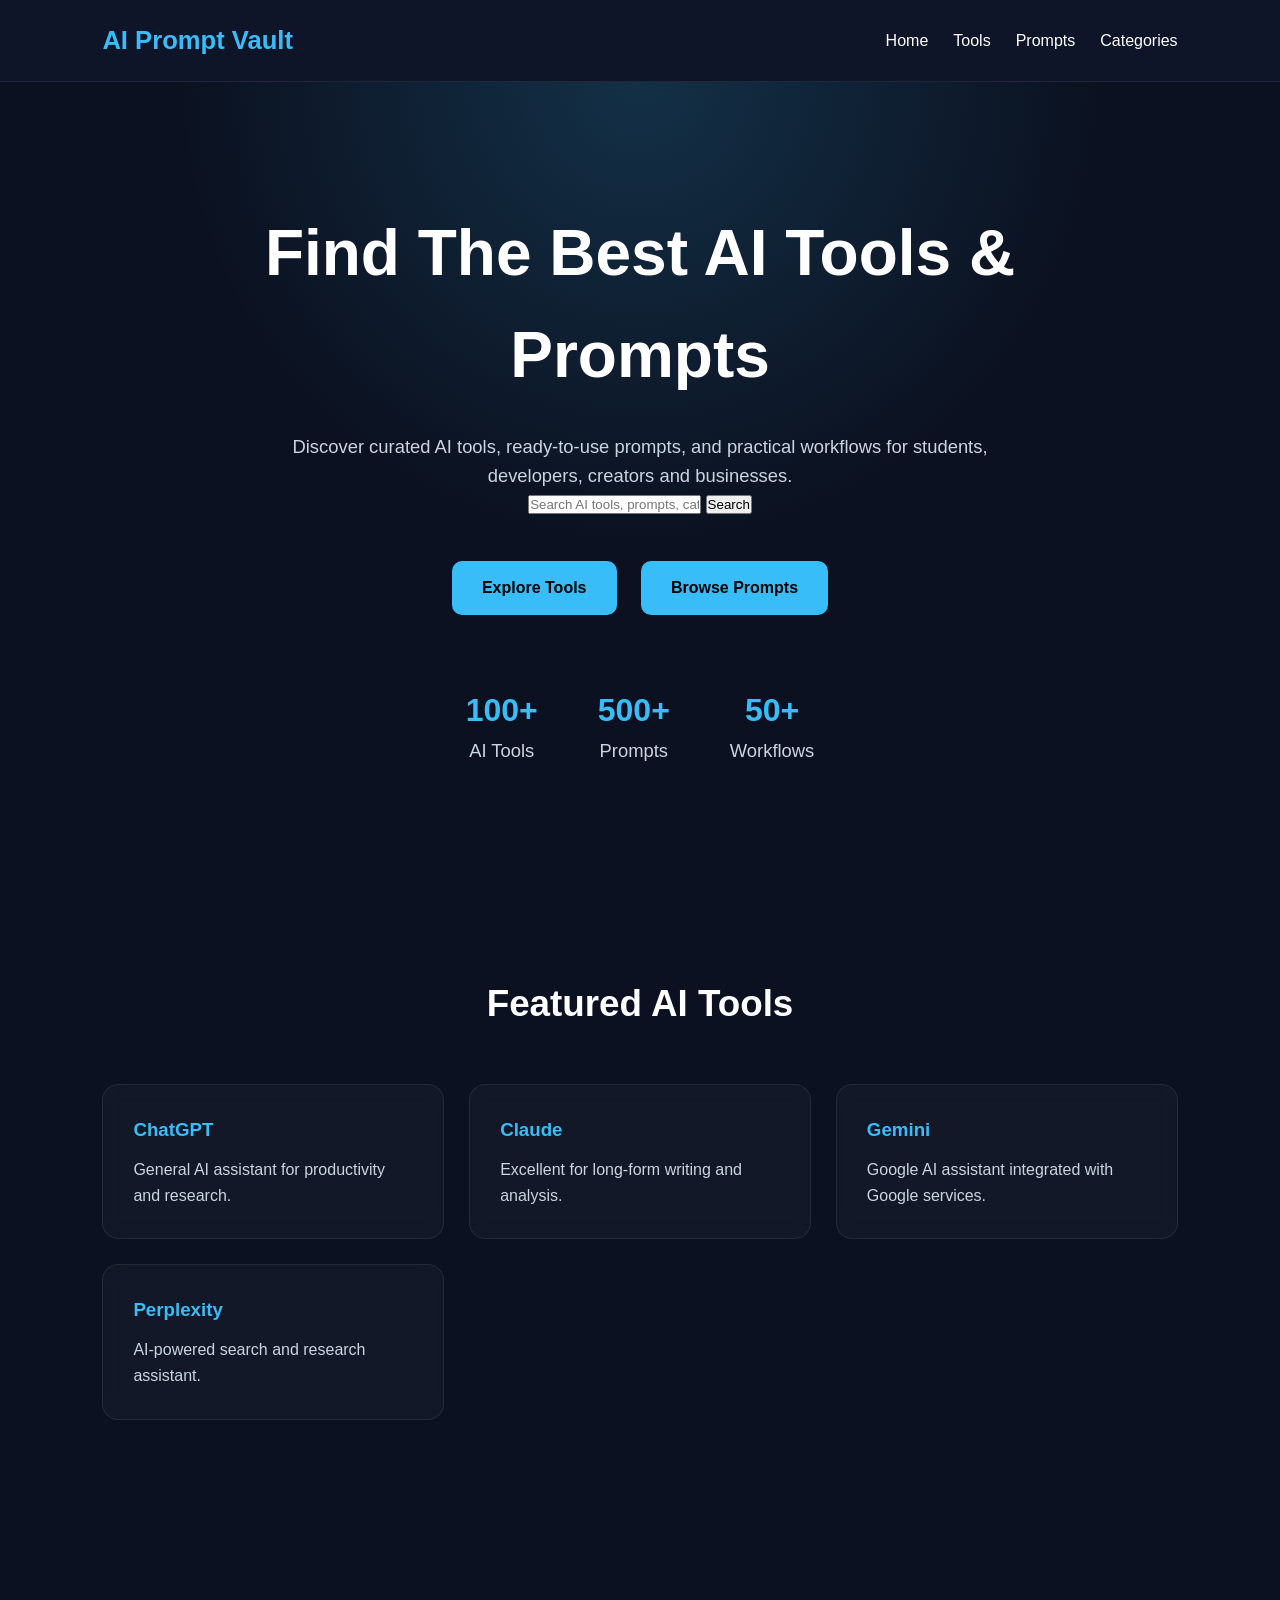
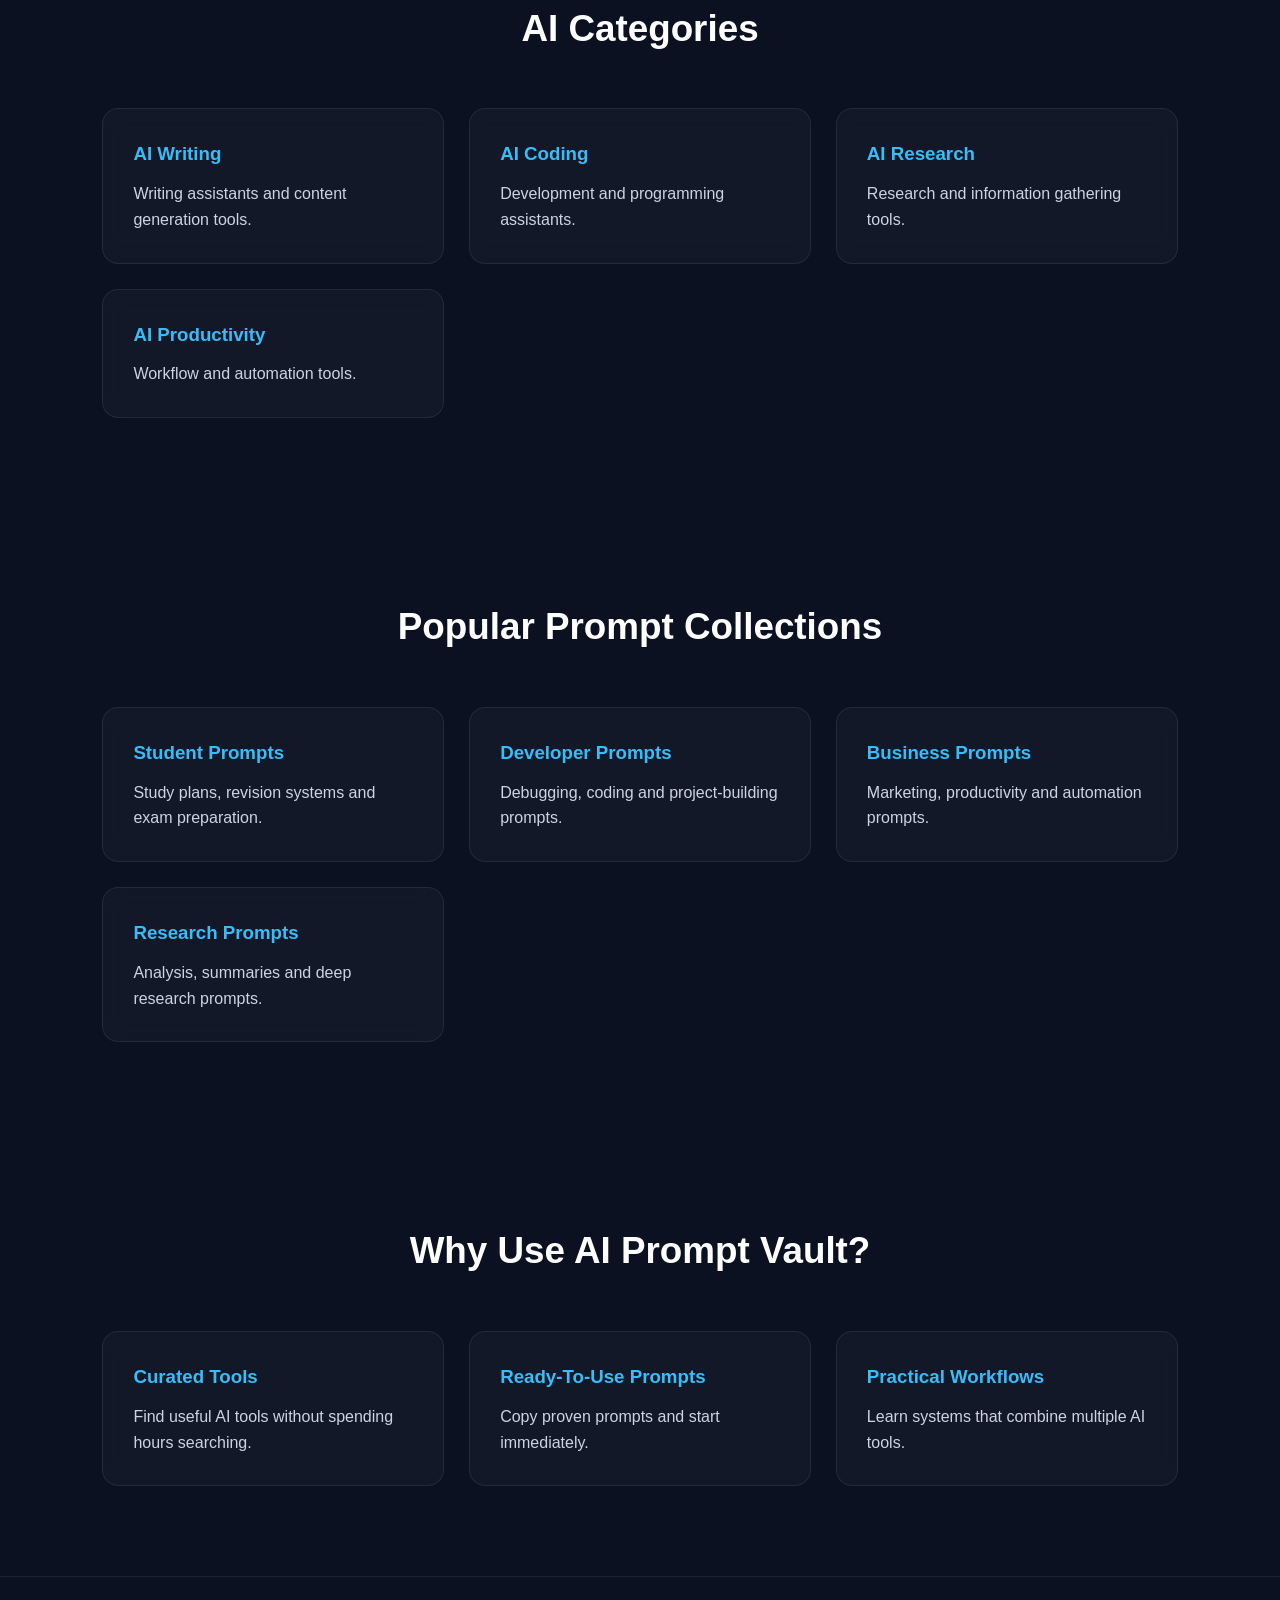
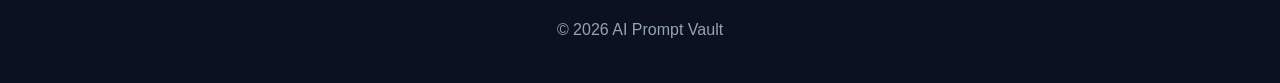
<file: index.html>
<!DOCTYPE html>
<html lang="en">

<head>
    <meta charset="UTF-8">
    <meta name="viewport" content="width=device-width, initial-scale=1.0">

    <title>AI Prompt Vault | AI Tools & Prompts</title>

    <meta name="description"
        content="Discover the best AI tools, prompt collections, workflows and resources in one place.">

    <link rel="stylesheet" href="css/style.css">
</head>

<body>

    <!-- Navigation -->

    <nav>

        <div class="logo">
            AI Prompt Vault
        </div>

<ul>
    <li><a href="index.html">Home</a></li>
    <li><a href="tools.html">Tools</a></li>
    <li><a href="prompts.html">Prompts</a></li>
    <li><a href="categories.html">Categories</a></li>
</ul>

    </nav>

    <!-- Hero -->

    <section class="hero">

        <h1>
            Find The Best AI Tools & Prompts
        </h1>

        <p>
            Discover curated AI tools, ready-to-use prompts,
            and practical workflows for students, developers,
            creators and businesses.
        </p>

<div class="search-container">

    <input
        type="text"
        class="search-input"
        placeholder="Search AI tools, prompts, categories..."
    >

    <button class="search-btn">
        Search
    </button>

</div>

<div class="hero-buttons">

    <a href="#" class="btn">
        Explore Tools
    </a>

    <a href="#" class="btn">
        Browse Prompts
    </a>

</div>

        <div class="stats">

            <div>
                <h3>100+</h3>
                <p>AI Tools</p>
            </div>

            <div>
                <h3>500+</h3>
                <p>Prompts</p>
            </div>

            <div>
                <h3>50+</h3>
                <p>Workflows</p>
            </div>

        </div>

    </section>

    <!-- Featured Tools -->

    <section>

        <h2>Featured AI Tools</h2>

        <div class="card-container">

            <div class="card">
                <h3>ChatGPT</h3>
                <p>General AI assistant for productivity and research.</p>
            </div>

            <div class="card">
                <h3>Claude</h3>
                <p>Excellent for long-form writing and analysis.</p>
            </div>

            <div class="card">
                <h3>Gemini</h3>
                <p>Google AI assistant integrated with Google services.</p>
            </div>

            <div class="card">
                <h3>Perplexity</h3>
                <p>AI-powered search and research assistant.</p>
            </div>

        </div>

    </section>

    <!-- Categories -->

    <section>

        <h2>AI Categories</h2>

        <div class="card-container">

            <div class="card">
                <h3>AI Writing</h3>
                <p>Writing assistants and content generation tools.</p>
            </div>

            <div class="card">
                <h3>AI Coding</h3>
                <p>Development and programming assistants.</p>
            </div>

            <div class="card">
                <h3>AI Research</h3>
                <p>Research and information gathering tools.</p>
            </div>

            <div class="card">
                <h3>AI Productivity</h3>
                <p>Workflow and automation tools.</p>
            </div>

        </div>

    </section>

    <!-- Prompt Collections -->

    <section>

        <h2>Popular Prompt Collections</h2>

        <div class="card-container">

            <div class="card">
                <h3>Student Prompts</h3>
                <p>Study plans, revision systems and exam preparation.</p>
            </div>

            <div class="card">
                <h3>Developer Prompts</h3>
                <p>Debugging, coding and project-building prompts.</p>
            </div>

            <div class="card">
                <h3>Business Prompts</h3>
                <p>Marketing, productivity and automation prompts.</p>
            </div>

            <div class="card">
                <h3>Research Prompts</h3>
                <p>Analysis, summaries and deep research prompts.</p>
            </div>

        </div>

    </section>

    <!-- Why Use -->

    <section>

        <h2>Why Use AI Prompt Vault?</h2>

        <div class="card-container">

            <div class="card">
                <h3>Curated Tools</h3>
                <p>Find useful AI tools without spending hours searching.</p>
            </div>

            <div class="card">
                <h3>Ready-To-Use Prompts</h3>
                <p>Copy proven prompts and start immediately.</p>
            </div>

            <div class="card">
                <h3>Practical Workflows</h3>
                <p>Learn systems that combine multiple AI tools.</p>
            </div>

        </div>

    </section>

    <!-- Footer -->

    <footer>

        <p>
            © 2026 AI Prompt Vault
        </p>

    </footer>

    <script src="js/script.js"></script>

</body>

</html>
</file>
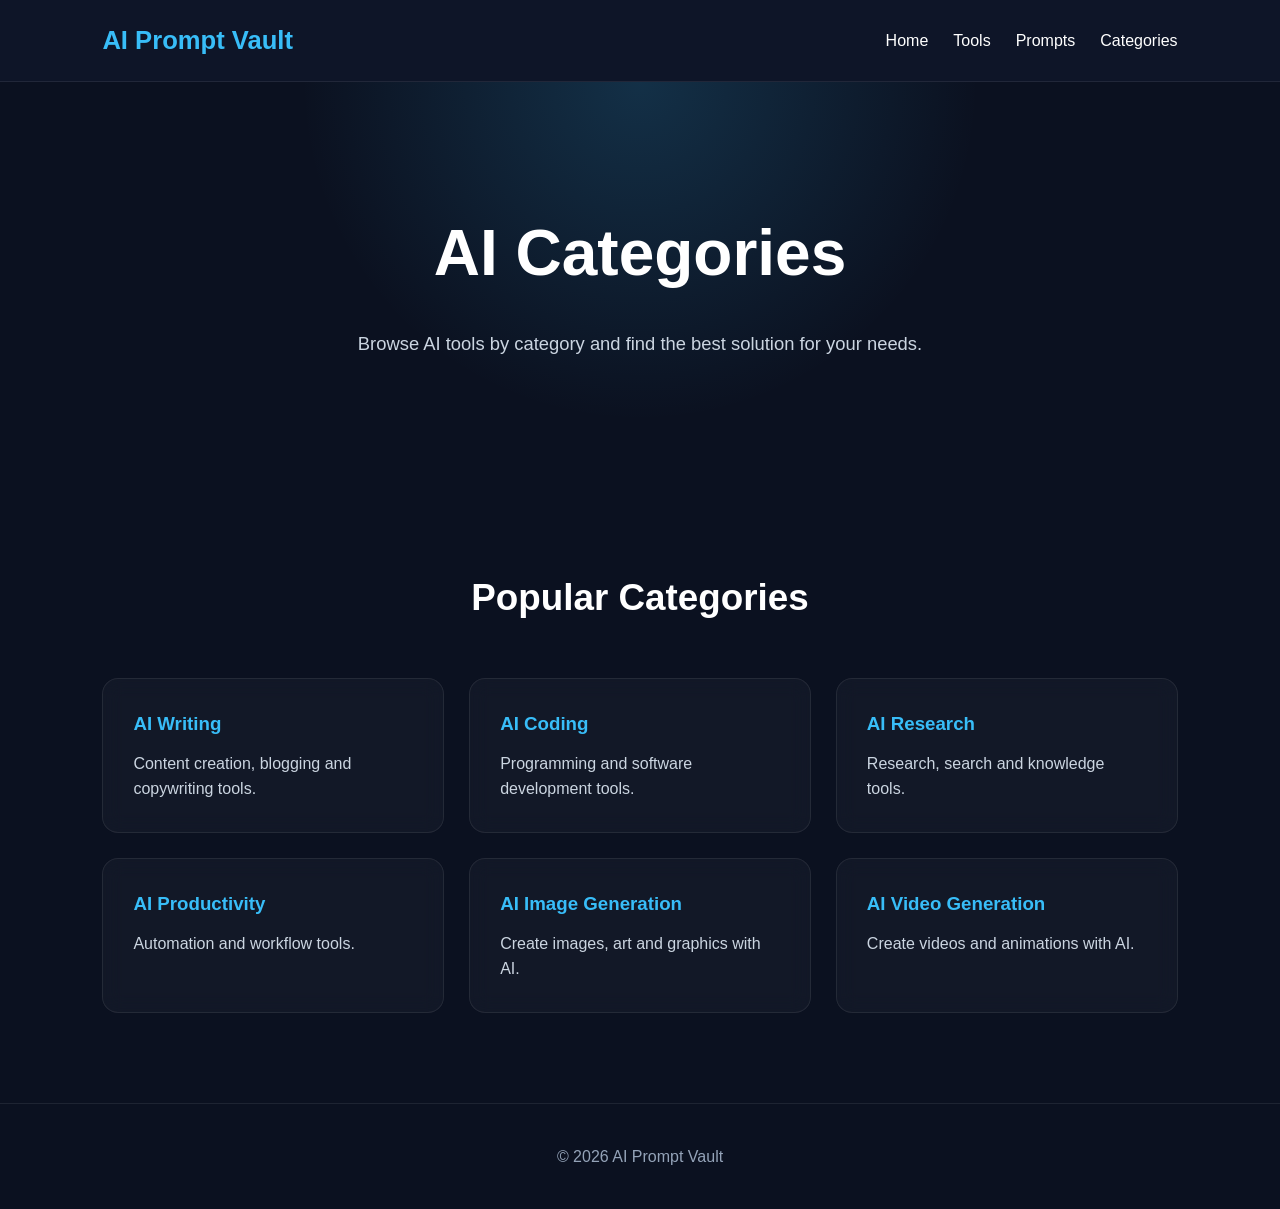
<file: categories.html>
<!DOCTYPE html>
<html lang="en">

<head>

<meta charset="UTF-8">
<meta name="viewport" content="width=device-width, initial-scale=1.0">

<title>AI Categories</title>

<link rel="stylesheet" href="css/style.css">

</head>

<body>

<nav>

<div class="logo">
AI Prompt Vault
</div>

<ul>
<li><a href="index.html">Home</a></li>
<li><a href="tools.html">Tools</a></li>
<li><a href="prompts.html">Prompts</a></li>
<li><a href="categories.html">Categories</a></li>
</ul>

</nav>

<section class="hero">

<h1>AI Categories</h1>

<p>
Browse AI tools by category and find the best solution for your needs.
</p>

</section>

<section>

<h2>Popular Categories</h2>

<div class="card-container">

<div class="card">
<h3>AI Writing</h3>
<p>Content creation, blogging and copywriting tools.</p>
</div>

<div class="card">
<h3>AI Coding</h3>
<p>Programming and software development tools.</p>
</div>

<div class="card">
<h3>AI Research</h3>
<p>Research, search and knowledge tools.</p>
</div>

<div class="card">
<h3>AI Productivity</h3>
<p>Automation and workflow tools.</p>
</div>

<div class="card">
<h3>AI Image Generation</h3>
<p>Create images, art and graphics with AI.</p>
</div>

<div class="card">
<h3>AI Video Generation</h3>
<p>Create videos and animations with AI.</p>
</div>

</div>

</section>

<footer>

<p>© 2026 AI Prompt Vault</p>

</footer>

<script src="js/script.js"></script>

</body>

</html>
</file>
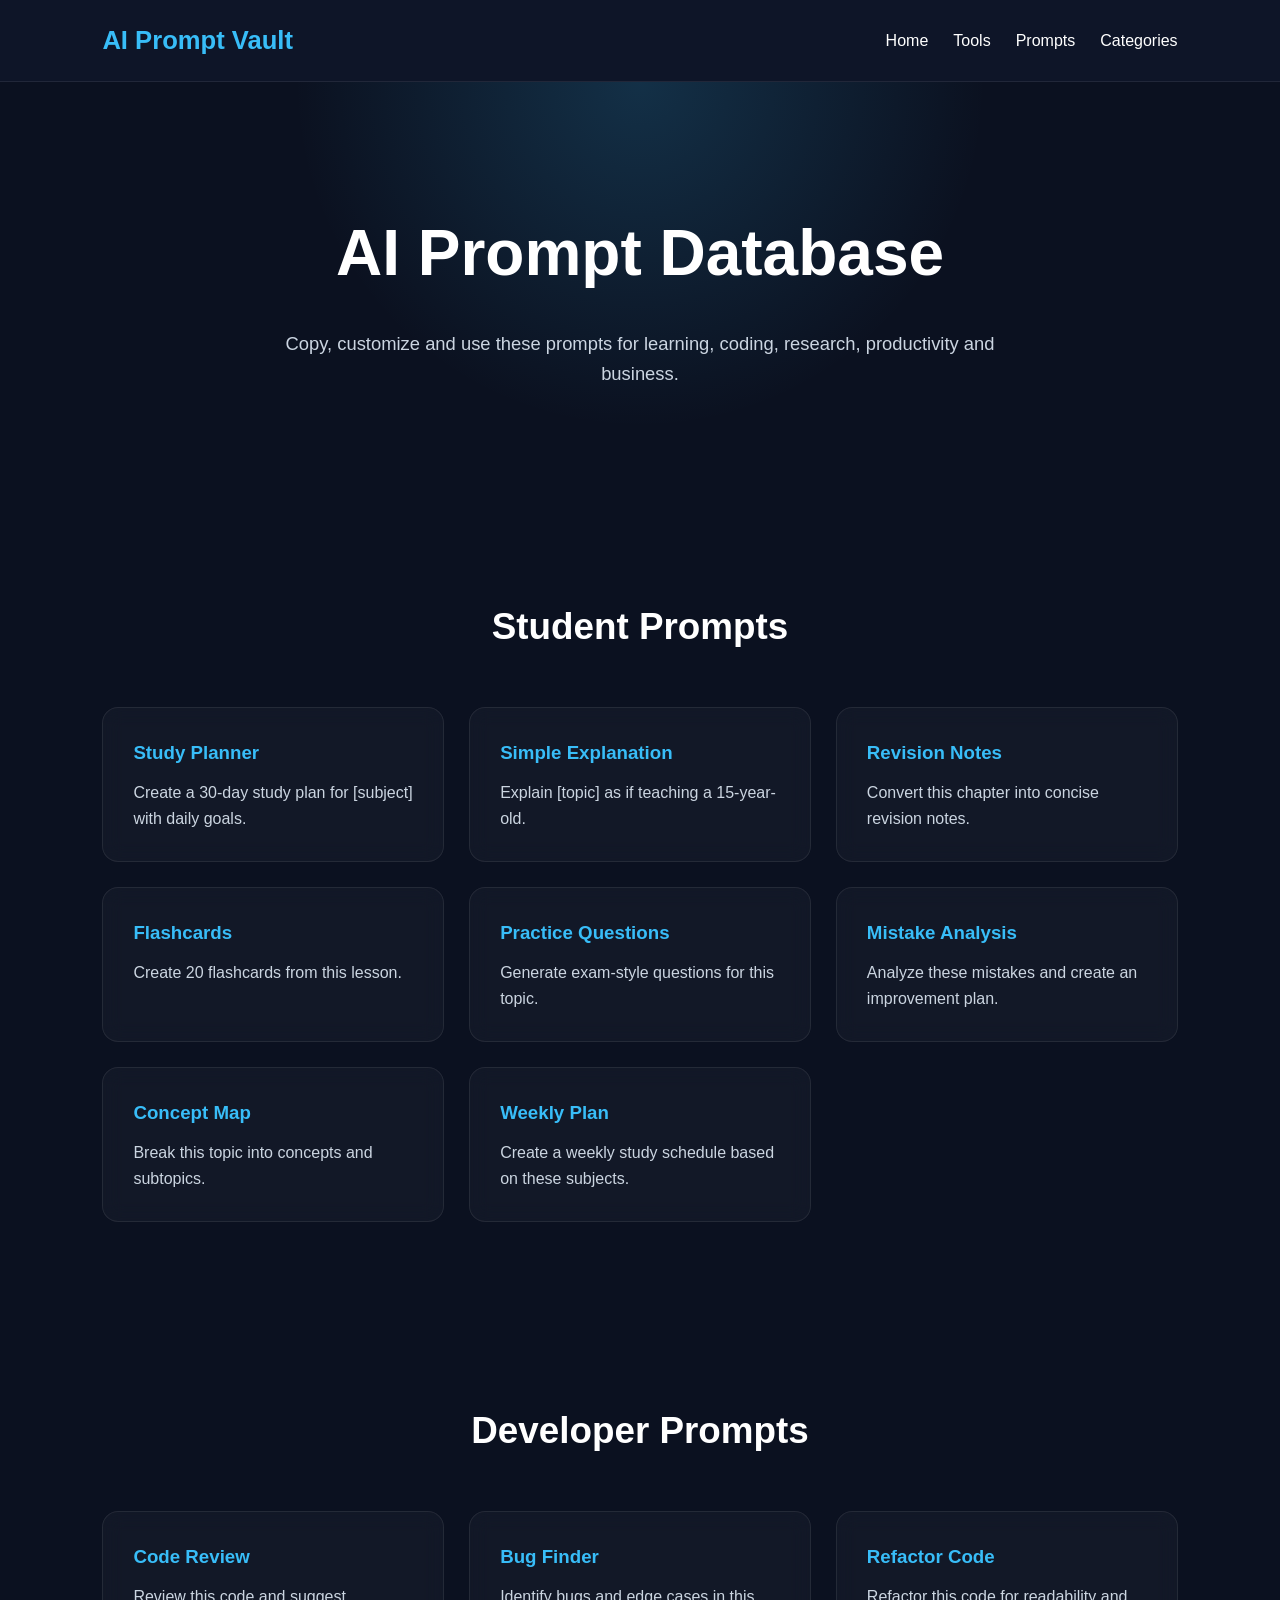
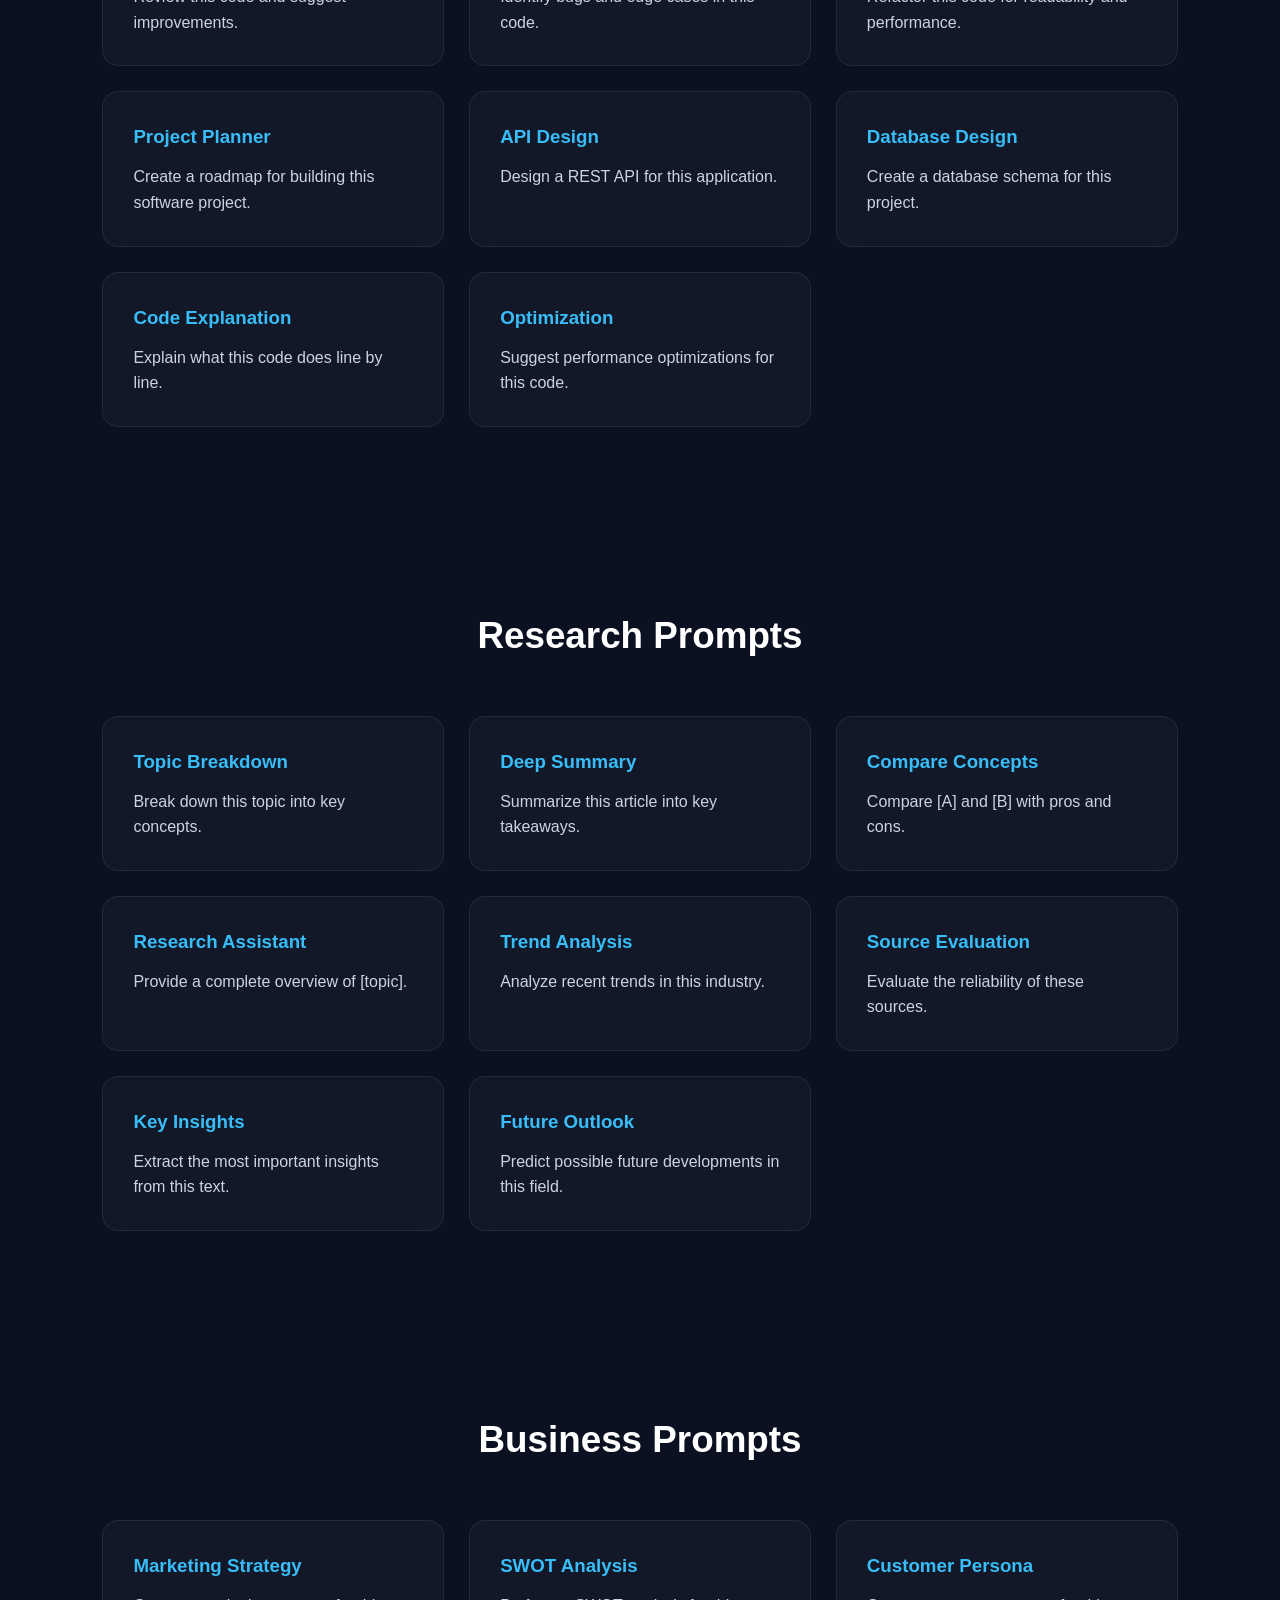
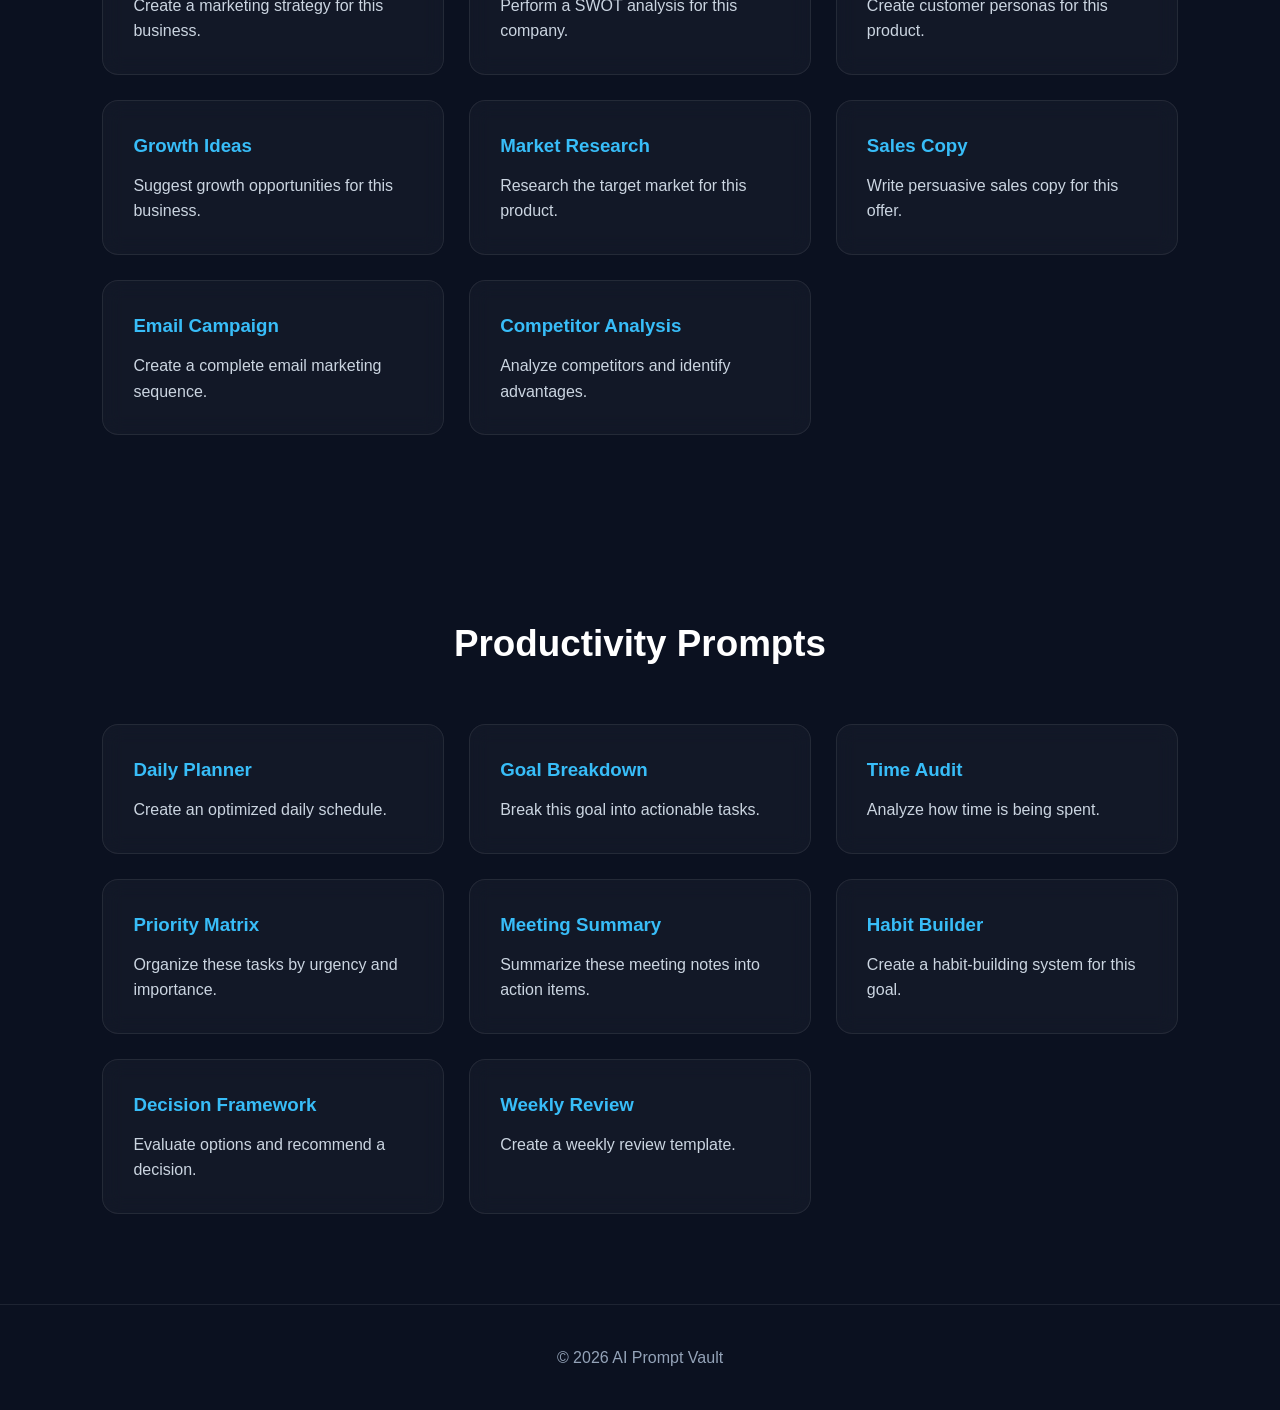
<file: prompts.html>
<!DOCTYPE html>
<html lang="en">

<head>

<meta charset="UTF-8">
<meta name="viewport" content="width=device-width, initial-scale=1.0">

<title>AI Prompt Database</title>

<link rel="stylesheet" href="css/style.css">

</head>

<body>

<nav>

<div class="logo">
AI Prompt Vault
</div>

<ul>
<li><a href="index.html">Home</a></li>
<li><a href="tools.html">Tools</a></li>
<li><a href="prompts.html">Prompts</a></li>
<li><a href="categories.html">Categories</a></li>
</ul>

</nav>

<section class="hero">

<h1>AI Prompt Database</h1>

<p>
Copy, customize and use these prompts for learning, coding, research, productivity and business.
</p>

</section>

<section>

<h2>Student Prompts</h2>

<div class="card-container">

<div class="card"><h3>Study Planner</h3><p>Create a 30-day study plan for [subject] with daily goals.</p></div>

<div class="card"><h3>Simple Explanation</h3><p>Explain [topic] as if teaching a 15-year-old.</p></div>

<div class="card"><h3>Revision Notes</h3><p>Convert this chapter into concise revision notes.</p></div>

<div class="card"><h3>Flashcards</h3><p>Create 20 flashcards from this lesson.</p></div>

<div class="card"><h3>Practice Questions</h3><p>Generate exam-style questions for this topic.</p></div>

<div class="card"><h3>Mistake Analysis</h3><p>Analyze these mistakes and create an improvement plan.</p></div>

<div class="card"><h3>Concept Map</h3><p>Break this topic into concepts and subtopics.</p></div>

<div class="card"><h3>Weekly Plan</h3><p>Create a weekly study schedule based on these subjects.</p></div>

</div>

</section>

<section>

<h2>Developer Prompts</h2>

<div class="card-container">

<div class="card"><h3>Code Review</h3><p>Review this code and suggest improvements.</p></div>

<div class="card"><h3>Bug Finder</h3><p>Identify bugs and edge cases in this code.</p></div>

<div class="card"><h3>Refactor Code</h3><p>Refactor this code for readability and performance.</p></div>

<div class="card"><h3>Project Planner</h3><p>Create a roadmap for building this software project.</p></div>

<div class="card"><h3>API Design</h3><p>Design a REST API for this application.</p></div>

<div class="card"><h3>Database Design</h3><p>Create a database schema for this project.</p></div>

<div class="card"><h3>Code Explanation</h3><p>Explain what this code does line by line.</p></div>

<div class="card"><h3>Optimization</h3><p>Suggest performance optimizations for this code.</p></div>

</div>

</section>

<section>

<h2>Research Prompts</h2>

<div class="card-container">

<div class="card"><h3>Topic Breakdown</h3><p>Break down this topic into key concepts.</p></div>

<div class="card"><h3>Deep Summary</h3><p>Summarize this article into key takeaways.</p></div>

<div class="card"><h3>Compare Concepts</h3><p>Compare [A] and [B] with pros and cons.</p></div>

<div class="card"><h3>Research Assistant</h3><p>Provide a complete overview of [topic].</p></div>

<div class="card"><h3>Trend Analysis</h3><p>Analyze recent trends in this industry.</p></div>

<div class="card"><h3>Source Evaluation</h3><p>Evaluate the reliability of these sources.</p></div>

<div class="card"><h3>Key Insights</h3><p>Extract the most important insights from this text.</p></div>

<div class="card"><h3>Future Outlook</h3><p>Predict possible future developments in this field.</p></div>

</div>

</section>

<section>

<h2>Business Prompts</h2>

<div class="card-container">

<div class="card"><h3>Marketing Strategy</h3><p>Create a marketing strategy for this business.</p></div>

<div class="card"><h3>SWOT Analysis</h3><p>Perform a SWOT analysis for this company.</p></div>

<div class="card"><h3>Customer Persona</h3><p>Create customer personas for this product.</p></div>

<div class="card"><h3>Growth Ideas</h3><p>Suggest growth opportunities for this business.</p></div>

<div class="card"><h3>Market Research</h3><p>Research the target market for this product.</p></div>

<div class="card"><h3>Sales Copy</h3><p>Write persuasive sales copy for this offer.</p></div>

<div class="card"><h3>Email Campaign</h3><p>Create a complete email marketing sequence.</p></div>

<div class="card"><h3>Competitor Analysis</h3><p>Analyze competitors and identify advantages.</p></div>

</div>

</section>

<section>

<h2>Productivity Prompts</h2>

<div class="card-container">

<div class="card"><h3>Daily Planner</h3><p>Create an optimized daily schedule.</p></div>

<div class="card"><h3>Goal Breakdown</h3><p>Break this goal into actionable tasks.</p></div>

<div class="card"><h3>Time Audit</h3><p>Analyze how time is being spent.</p></div>

<div class="card"><h3>Priority Matrix</h3><p>Organize these tasks by urgency and importance.</p></div>

<div class="card"><h3>Meeting Summary</h3><p>Summarize these meeting notes into action items.</p></div>

<div class="card"><h3>Habit Builder</h3><p>Create a habit-building system for this goal.</p></div>

<div class="card"><h3>Decision Framework</h3><p>Evaluate options and recommend a decision.</p></div>

<div class="card"><h3>Weekly Review</h3><p>Create a weekly review template.</p></div>

</div>

</section>

<footer>

<p>© 2026 AI Prompt Vault</p>

</footer>

<script src="js/script.js"></script>

</body>

</html>
</file>
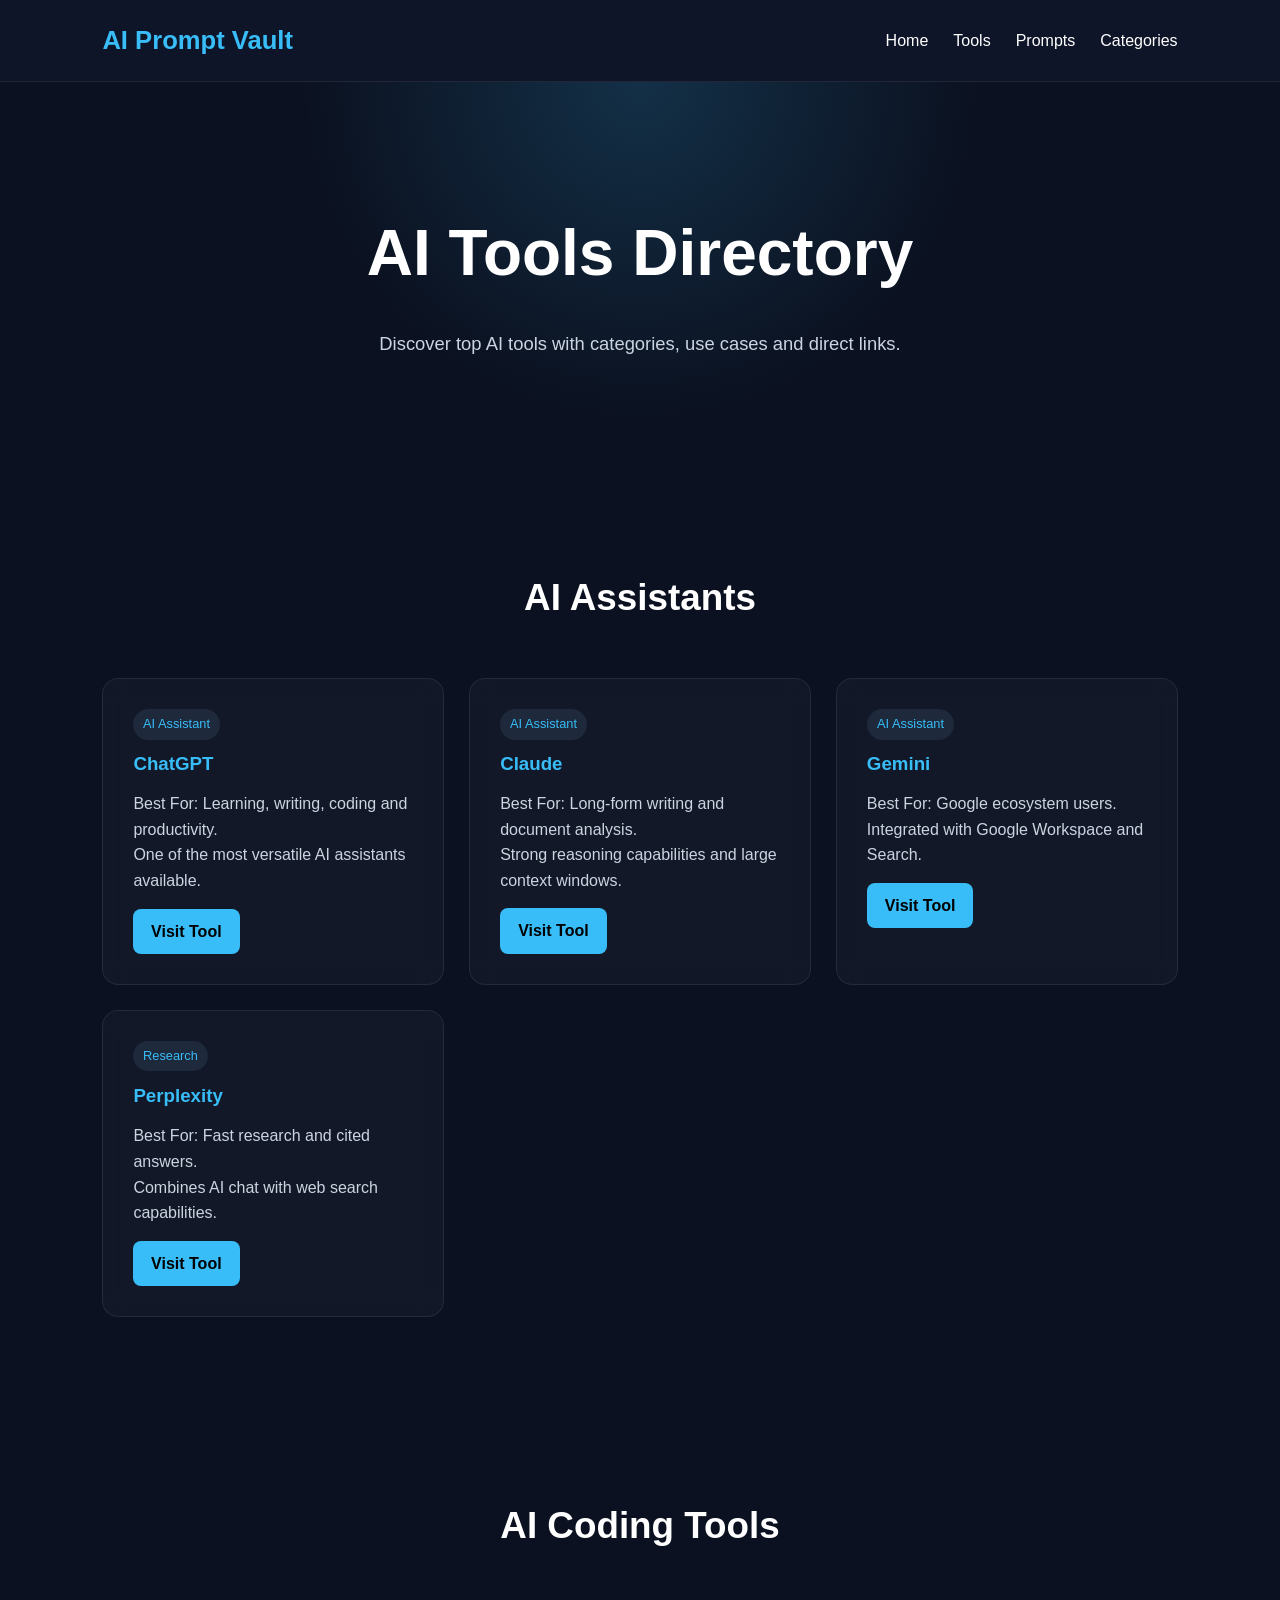
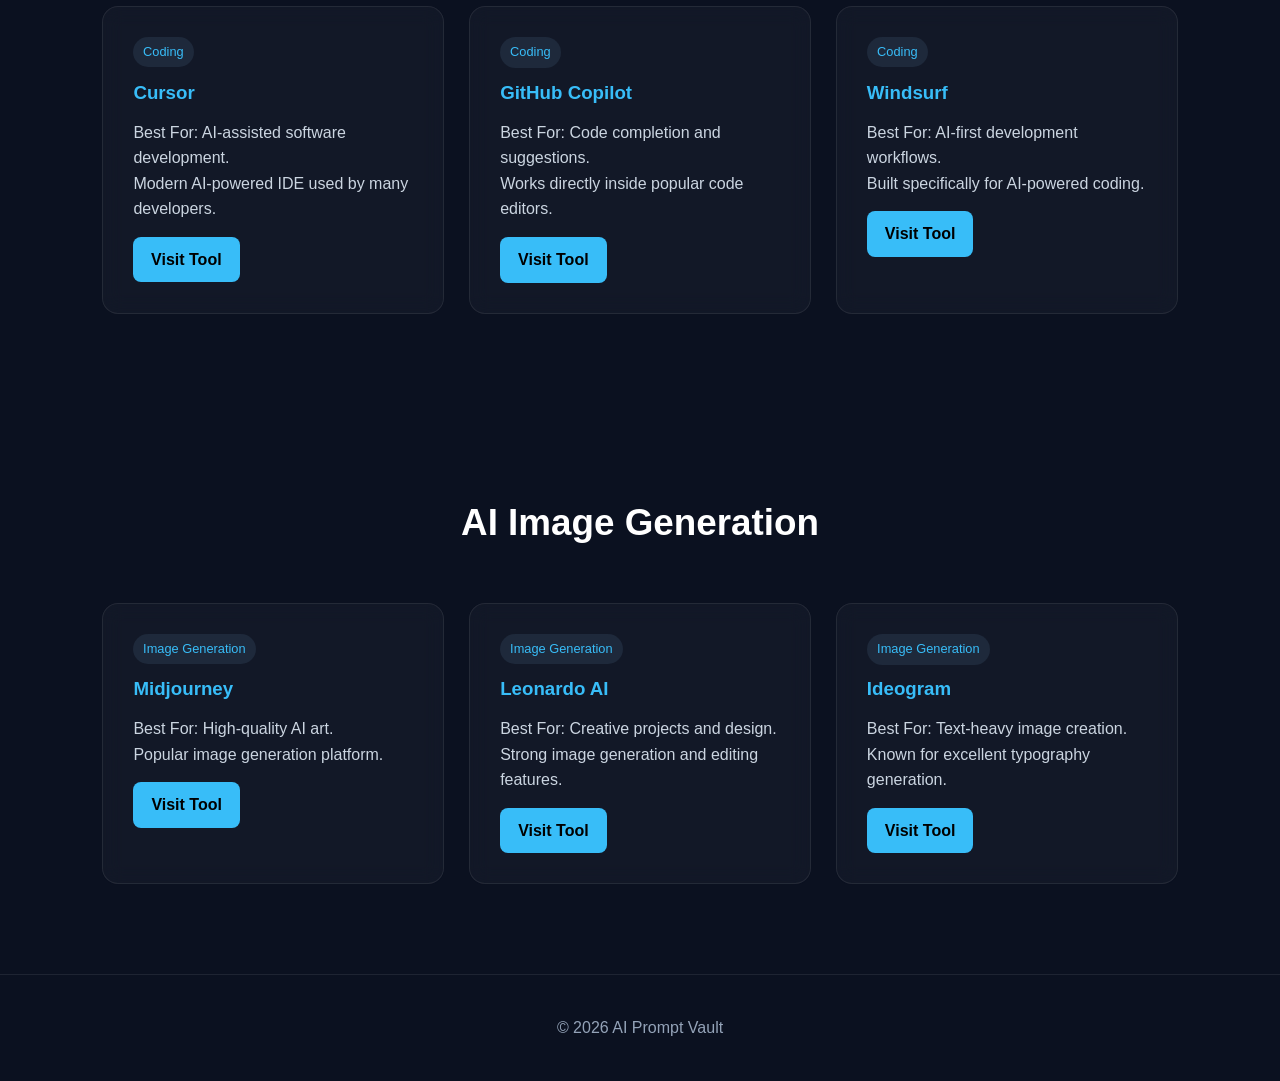
<file: tools.html>
<!DOCTYPE html>
<html lang="en">

<head>

<meta charset="UTF-8">
<meta name="viewport" content="width=device-width, initial-scale=1.0">

<title>AI Tools Directory | AI Prompt Vault</title>

<link rel="stylesheet" href="css/style.css">

<style>

.tool-btn{

display:inline-block;

margin-top:15px;

padding:10px 18px;

background:#38bdf8;

color:#000;

text-decoration:none;

font-weight:bold;

border-radius:8px;

transition:0.3s;

}

.tool-btn:hover{

transform:translateY(-2px);

}

.badge{

display:inline-block;

padding:5px 10px;

margin-bottom:10px;

background:#1e293b;

border-radius:20px;

font-size:0.8rem;

color:#38bdf8;

}

</style>

</head>

<body>

<nav>

<div class="logo">
AI Prompt Vault
</div>

<ul>
<li><a href="index.html">Home</a></li>
<li><a href="tools.html">Tools</a></li>
<li><a href="prompts.html">Prompts</a></li>
<li><a href="categories.html">Categories</a></li>
</ul>

</nav>

<section class="hero">

<h1>AI Tools Directory</h1>

<p>
Discover top AI tools with categories, use cases and direct links.
</p>

</section>

<section>

<h2>AI Assistants</h2>

<div class="card-container">

<div class="card">

<span class="badge">AI Assistant</span>

<h3>ChatGPT</h3>

<p>
Best For: Learning, writing, coding and productivity.
</p>

<p>
One of the most versatile AI assistants available.
</p>

<a href="https://chatgpt.com" target="_blank" class="tool-btn">
Visit Tool
</a>

</div>

<div class="card">

<span class="badge">AI Assistant</span>

<h3>Claude</h3>

<p>
Best For: Long-form writing and document analysis.
</p>

<p>
Strong reasoning capabilities and large context windows.
</p>

<a href="https://claude.ai" target="_blank" class="tool-btn">
Visit Tool
</a>

</div>

<div class="card">

<span class="badge">AI Assistant</span>

<h3>Gemini</h3>

<p>
Best For: Google ecosystem users.
</p>

<p>
Integrated with Google Workspace and Search.
</p>

<a href="https://gemini.google.com" target="_blank" class="tool-btn">
Visit Tool
</a>

</div>

<div class="card">

<span class="badge">Research</span>

<h3>Perplexity</h3>

<p>
Best For: Fast research and cited answers.
</p>

<p>
Combines AI chat with web search capabilities.
</p>

<a href="https://www.perplexity.ai" target="_blank" class="tool-btn">
Visit Tool
</a>

</div>

</div>

</section>

<section>

<h2>AI Coding Tools</h2>

<div class="card-container">

<div class="card">

<span class="badge">Coding</span>

<h3>Cursor</h3>

<p>
Best For: AI-assisted software development.
</p>

<p>
Modern AI-powered IDE used by many developers.
</p>

<a href="https://cursor.com" target="_blank" class="tool-btn">
Visit Tool
</a>

</div>

<div class="card">

<span class="badge">Coding</span>

<h3>GitHub Copilot</h3>

<p>
Best For: Code completion and suggestions.
</p>

<p>
Works directly inside popular code editors.
</p>

<a href="https://github.com/features/copilot" target="_blank" class="tool-btn">
Visit Tool
</a>

</div>

<div class="card">

<span class="badge">Coding</span>

<h3>Windsurf</h3>

<p>
Best For: AI-first development workflows.
</p>

<p>
Built specifically for AI-powered coding.
</p>

<a href="https://windsurf.com" target="_blank" class="tool-btn">
Visit Tool
</a>

</div>

</div>

</section>

<section>

<h2>AI Image Generation</h2>

<div class="card-container">

<div class="card">

<span class="badge">Image Generation</span>

<h3>Midjourney</h3>

<p>
Best For: High-quality AI art.
</p>

<p>
Popular image generation platform.
</p>

<a href="https://www.midjourney.com" target="_blank" class="tool-btn">
Visit Tool
</a>

</div>

<div class="card">

<span class="badge">Image Generation</span>

<h3>Leonardo AI</h3>

<p>
Best For: Creative projects and design.
</p>

<p>
Strong image generation and editing features.
</p>

<a href="https://leonardo.ai" target="_blank" class="tool-btn">
Visit Tool
</a>

</div>

<div class="card">

<span class="badge">Image Generation</span>

<h3>Ideogram</h3>

<p>
Best For: Text-heavy image creation.
</p>

<p>
Known for excellent typography generation.
</p>

<a href="https://ideogram.ai" target="_blank" class="tool-btn">
Visit Tool
</a>

</div>

</div>

</section>

<footer>

<p>
© 2026 AI Prompt Vault
</p>

</footer>

<script src="js/script.js"></script>

</body>

</html>
</file>
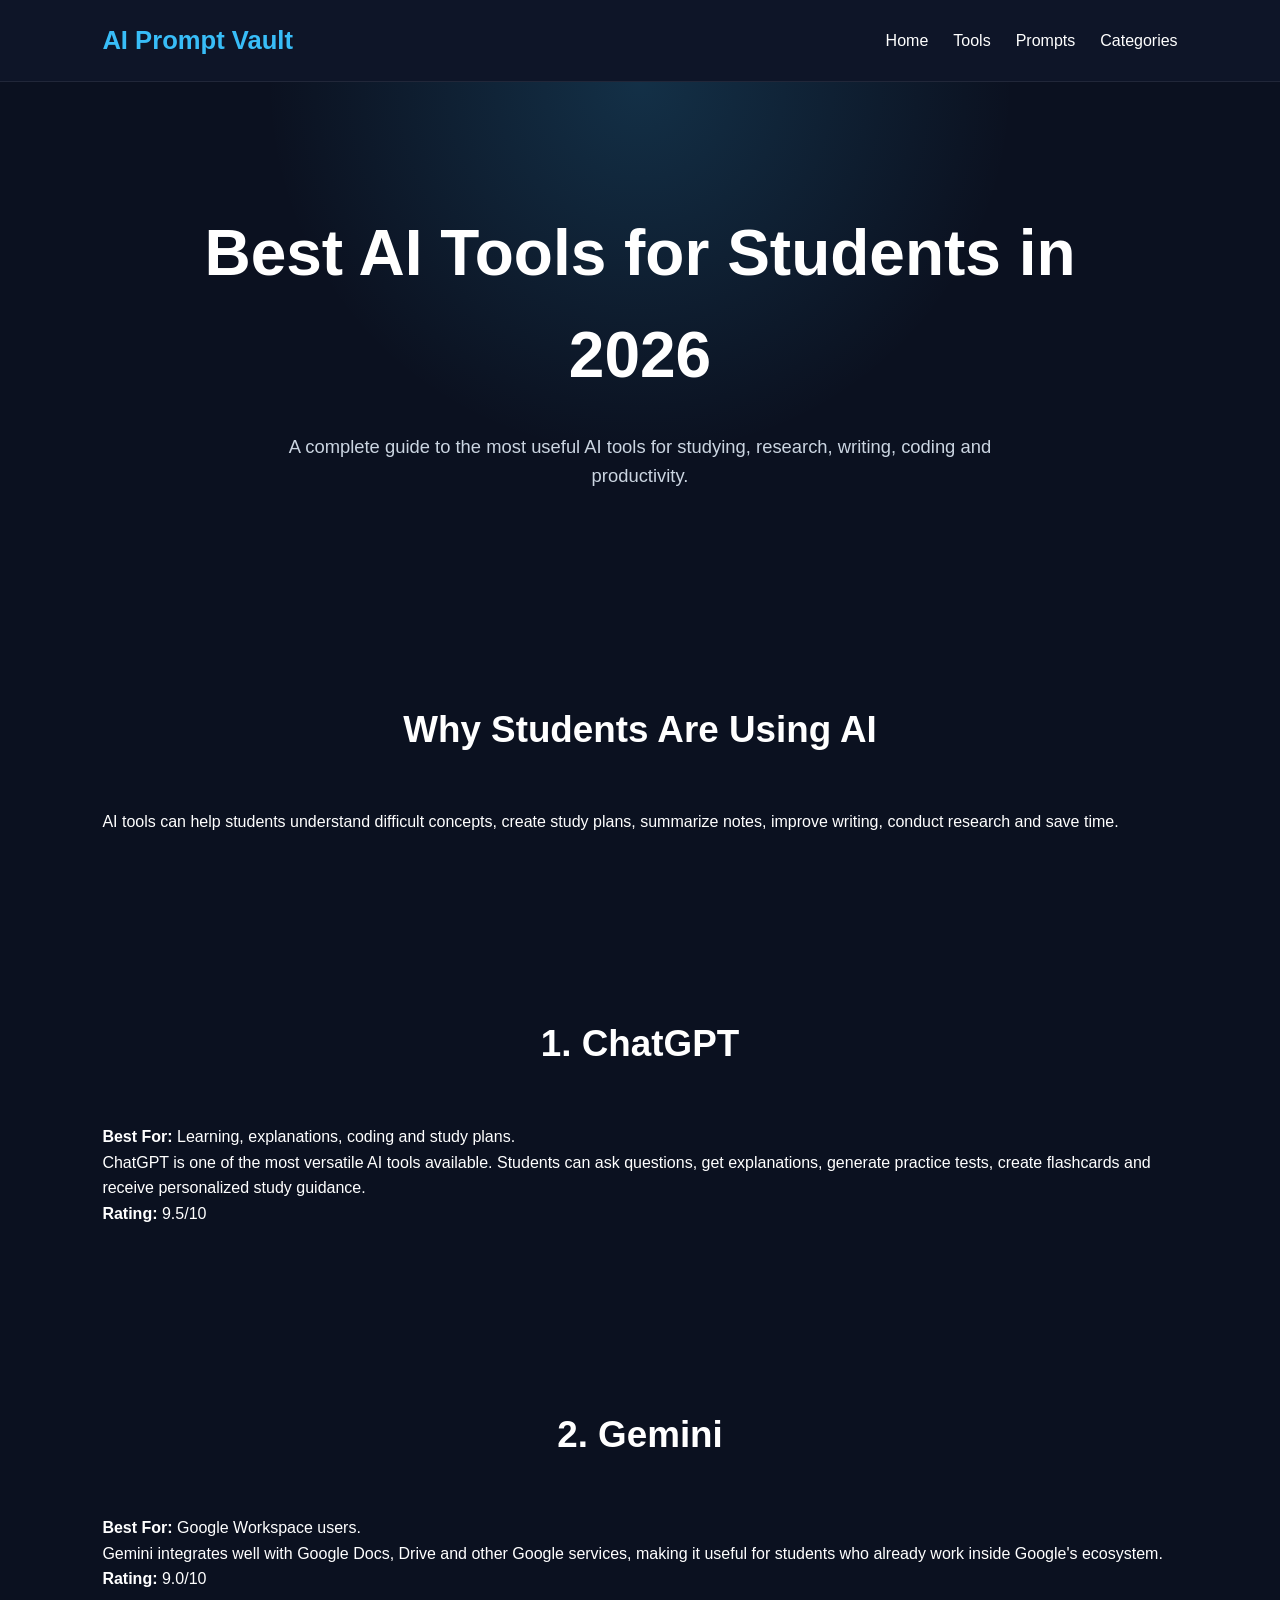
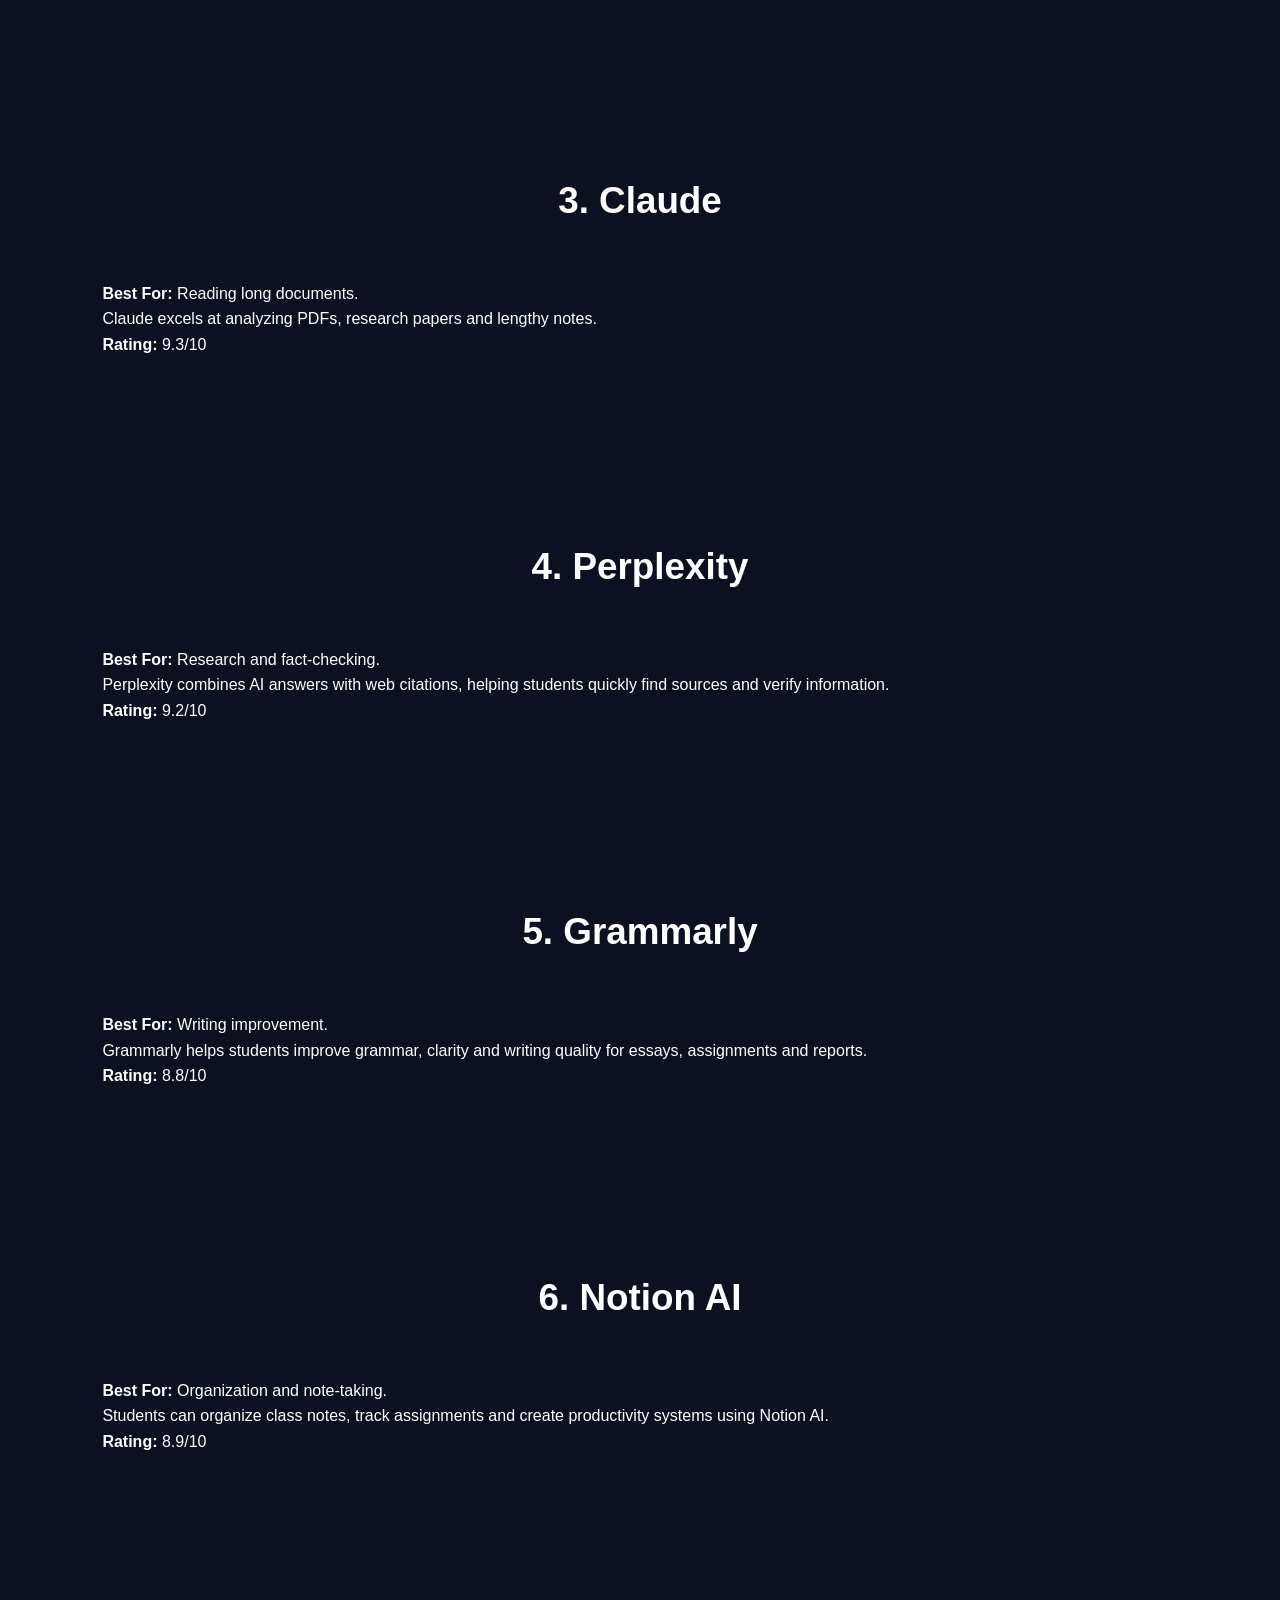
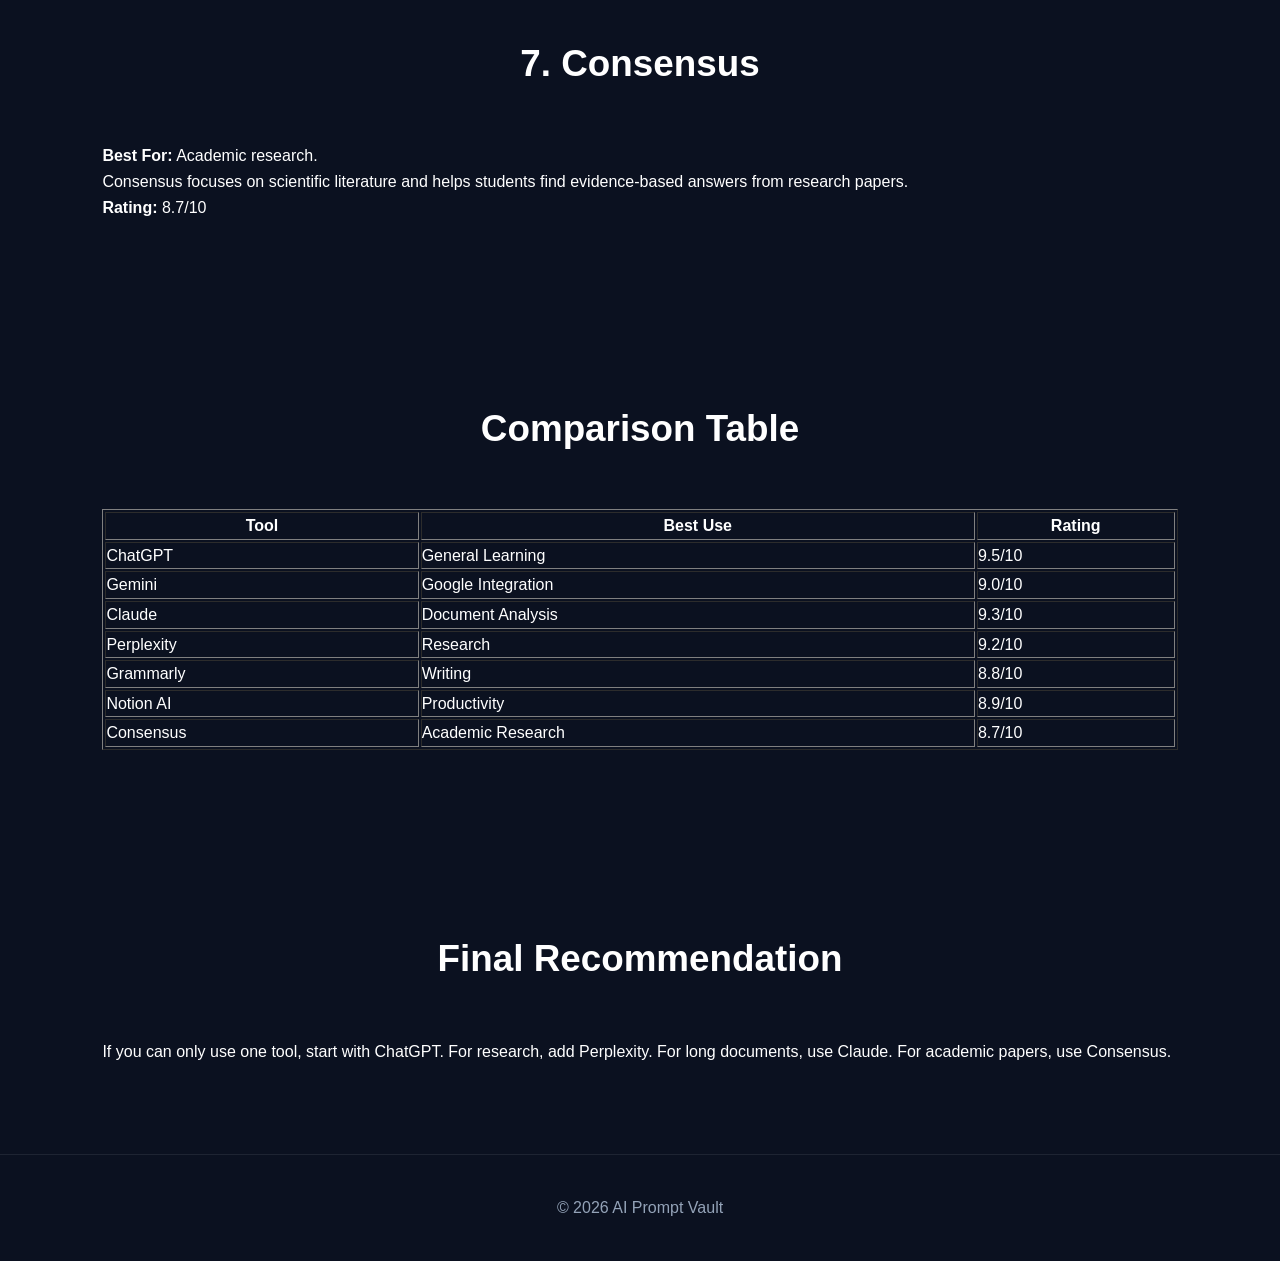
<file: articles/best-ai-tools-for-students.html>
<!DOCTYPE html>
<html lang="en">

<head>

<meta charset="UTF-8">
<meta name="viewport" content="width=device-width, initial-scale=1.0">

<title>Best AI Tools for Students in 2026 | AI Prompt Vault</title>

<meta name="description"
content="Discover the best AI tools for students in 2026. Compare ChatGPT, Gemini, Claude, Perplexity, Grammarly, Notion AI and more.">

<link rel="stylesheet" href="../css/style.css">

</head>

<body>

<nav>

<div class="logo">
AI Prompt Vault
</div>

<ul>
<li><a href="../index.html">Home</a></li>
<li><a href="../tools.html">Tools</a></li>
<li><a href="../prompts.html">Prompts</a></li>
<li><a href="../categories.html">Categories</a></li>
</ul>

</nav>

<section class="hero">

<h1>Best AI Tools for Students in 2026</h1>

<p>
A complete guide to the most useful AI tools for studying, research, writing, coding and productivity.
</p>

</section>

<section>

<h2>Why Students Are Using AI</h2>

<p>
AI tools can help students understand difficult concepts, create study plans, summarize notes, improve writing, conduct research and save time.
</p>

</section>

<section>

<h2>1. ChatGPT</h2>

<p><strong>Best For:</strong> Learning, explanations, coding and study plans.</p>

<p>
ChatGPT is one of the most versatile AI tools available. Students can ask questions, get explanations, generate practice tests, create flashcards and receive personalized study guidance.
</p>

<p><strong>Rating:</strong> 9.5/10</p>

</section>

<section>

<h2>2. Gemini</h2>

<p><strong>Best For:</strong> Google Workspace users.</p>

<p>
Gemini integrates well with Google Docs, Drive and other Google services, making it useful for students who already work inside Google's ecosystem.
</p>

<p><strong>Rating:</strong> 9.0/10</p>

</section>

<section>

<h2>3. Claude</h2>

<p><strong>Best For:</strong> Reading long documents.</p>

<p>
Claude excels at analyzing PDFs, research papers and lengthy notes.
</p>

<p><strong>Rating:</strong> 9.3/10</p>

</section>

<section>

<h2>4. Perplexity</h2>

<p><strong>Best For:</strong> Research and fact-checking.</p>

<p>
Perplexity combines AI answers with web citations, helping students quickly find sources and verify information.
</p>

<p><strong>Rating:</strong> 9.2/10</p>

</section>

<section>

<h2>5. Grammarly</h2>

<p><strong>Best For:</strong> Writing improvement.</p>

<p>
Grammarly helps students improve grammar, clarity and writing quality for essays, assignments and reports.
</p>

<p><strong>Rating:</strong> 8.8/10</p>

</section>

<section>

<h2>6. Notion AI</h2>

<p><strong>Best For:</strong> Organization and note-taking.</p>

<p>
Students can organize class notes, track assignments and create productivity systems using Notion AI.
</p>

<p><strong>Rating:</strong> 8.9/10</p>

</section>

<section>

<h2>7. Consensus</h2>

<p><strong>Best For:</strong> Academic research.</p>

<p>
Consensus focuses on scientific literature and helps students find evidence-based answers from research papers.
</p>

<p><strong>Rating:</strong> 8.7/10</p>

</section>

<section>

<h2>Comparison Table</h2>

<table border="1" width="100%" cellpadding="10">

<tr>
<th>Tool</th>
<th>Best Use</th>
<th>Rating</th>
</tr>

<tr>
<td>ChatGPT</td>
<td>General Learning</td>
<td>9.5/10</td>
</tr>

<tr>
<td>Gemini</td>
<td>Google Integration</td>
<td>9.0/10</td>
</tr>

<tr>
<td>Claude</td>
<td>Document Analysis</td>
<td>9.3/10</td>
</tr>

<tr>
<td>Perplexity</td>
<td>Research</td>
<td>9.2/10</td>
</tr>

<tr>
<td>Grammarly</td>
<td>Writing</td>
<td>8.8/10</td>
</tr>

<tr>
<td>Notion AI</td>
<td>Productivity</td>
<td>8.9/10</td>
</tr>

<tr>
<td>Consensus</td>
<td>Academic Research</td>
<td>8.7/10</td>
</tr>

</table>

</section>

<section>

<h2>Final Recommendation</h2>

<p>
If you can only use one tool, start with ChatGPT. For research, add Perplexity. For long documents, use Claude. For academic papers, use Consensus.
</p>

</section>

<footer>

<p>
© 2026 AI Prompt Vault
</p>

</footer>

<script src="../js/script.js"></script>

</body>

</html>
</file>
<file: css/style.css>
/* RESET */

*{
    margin:0;
    padding:0;
    box-sizing:border-box;
}

/* BODY */

body{
    font-family:Arial, Helvetica, sans-serif;
    background:#0b1120;
    color:#ffffff;
    line-height:1.6;
}

/* NAVBAR */

nav{
    display:flex;
    justify-content:space-between;
    align-items:center;

    padding:20px 8%;

    background:rgba(15,23,42,0.95);

    position:sticky;
    top:0;

    backdrop-filter:blur(10px);

    border-bottom:1px solid rgba(255,255,255,0.08);

    z-index:1000;
}

.logo{
    font-size:1.6rem;
    font-weight:700;
    color:#38bdf8;
}

nav ul{
    display:flex;
    list-style:none;
    gap:25px;
}

nav a{
    text-decoration:none;
    color:white;
    transition:0.3s;
}

nav a:hover{
    color:#38bdf8;
}

/* HERO */

.hero{
    padding:120px 10%;
    text-align:center;

    background:
    radial-gradient(circle at top,
    rgba(56,189,248,0.18),
    transparent 45%);
}

.hero h1{
    font-size:4rem;
    max-width:900px;
    margin:auto;
    margin-bottom:25px;
}

.hero p{
    max-width:750px;
    margin:auto;

    color:#cbd5e1;

    font-size:1.15rem;
}

/* BUTTONS */

.hero-buttons{
    margin-top:35px;
}

.btn{
    display:inline-block;

    padding:14px 30px;
    margin:10px;

    background:#38bdf8;

    color:#000;

    text-decoration:none;

    font-weight:bold;

    border-radius:10px;

    transition:0.3s;
}

.btn:hover{
    transform:translateY(-4px);
}

/* STATS */

.stats{
    margin-top:60px;

    display:flex;
    justify-content:center;
    gap:60px;

    flex-wrap:wrap;
}

.stats h3{
    color:#38bdf8;
    font-size:2rem;
}

.stats p{
    color:#cbd5e1;
}

/* SECTIONS */

section{
    padding:90px 8%;
}

section h2{
    text-align:center;
    margin-bottom:50px;
    font-size:2.3rem;
}

/* CARD GRID */

.card-container{
    display:grid;

    grid-template-columns:
    repeat(auto-fit,minmax(260px,1fr));

    gap:25px;
}

/* CARDS */

.card{

    background:
    rgba(255,255,255,0.03);

    border:
    1px solid rgba(255,255,255,0.08);

    border-radius:16px;

    padding:30px;

    backdrop-filter:blur(10px);

    transition:0.3s;
}

.card:hover{

    transform:translateY(-8px);

    border-color:#38bdf8;
}

.card h3{
    color:#38bdf8;
    margin-bottom:12px;
}

.card p{
    color:#cbd5e1;
}

/* FOOTER */

footer{

    text-align:center;

    padding:40px;

    border-top:
    1px solid rgba(255,255,255,0.08);

    color:#94a3b8;
}

/* MOBILE */

@media(max-width:768px){

    nav{
        flex-direction:column;
        gap:15px;
    }

    nav ul{
        flex-wrap:wrap;
        justify-content:center;
    }

    .hero h1{
        font-size:2.4rem;
    }

    .stats{
        gap:30px;
    }
/* SEARCH BAR */

.search-container{

    margin-top:40px;

    display:flex;

    justify-content:center;

    align-items:center;

    gap:10px;

    flex-wrap:wrap;
}

.search-input{

    width:500px;
    max-width:90%;

    padding:16px;

    border:none;

    border-radius:10px;

    background:#111827;

    color:white;

    outline:none;

    font-size:1rem;
}

.search-btn{

    padding:16px 24px;

    border:none;

    border-radius:10px;

    background:#38bdf8;

    color:black;

    font-weight:bold;

    cursor:pointer;

    transition:0.3s;
}

.search-btn:hover{

    transform:translateY(-2px);
}
}
</file>
